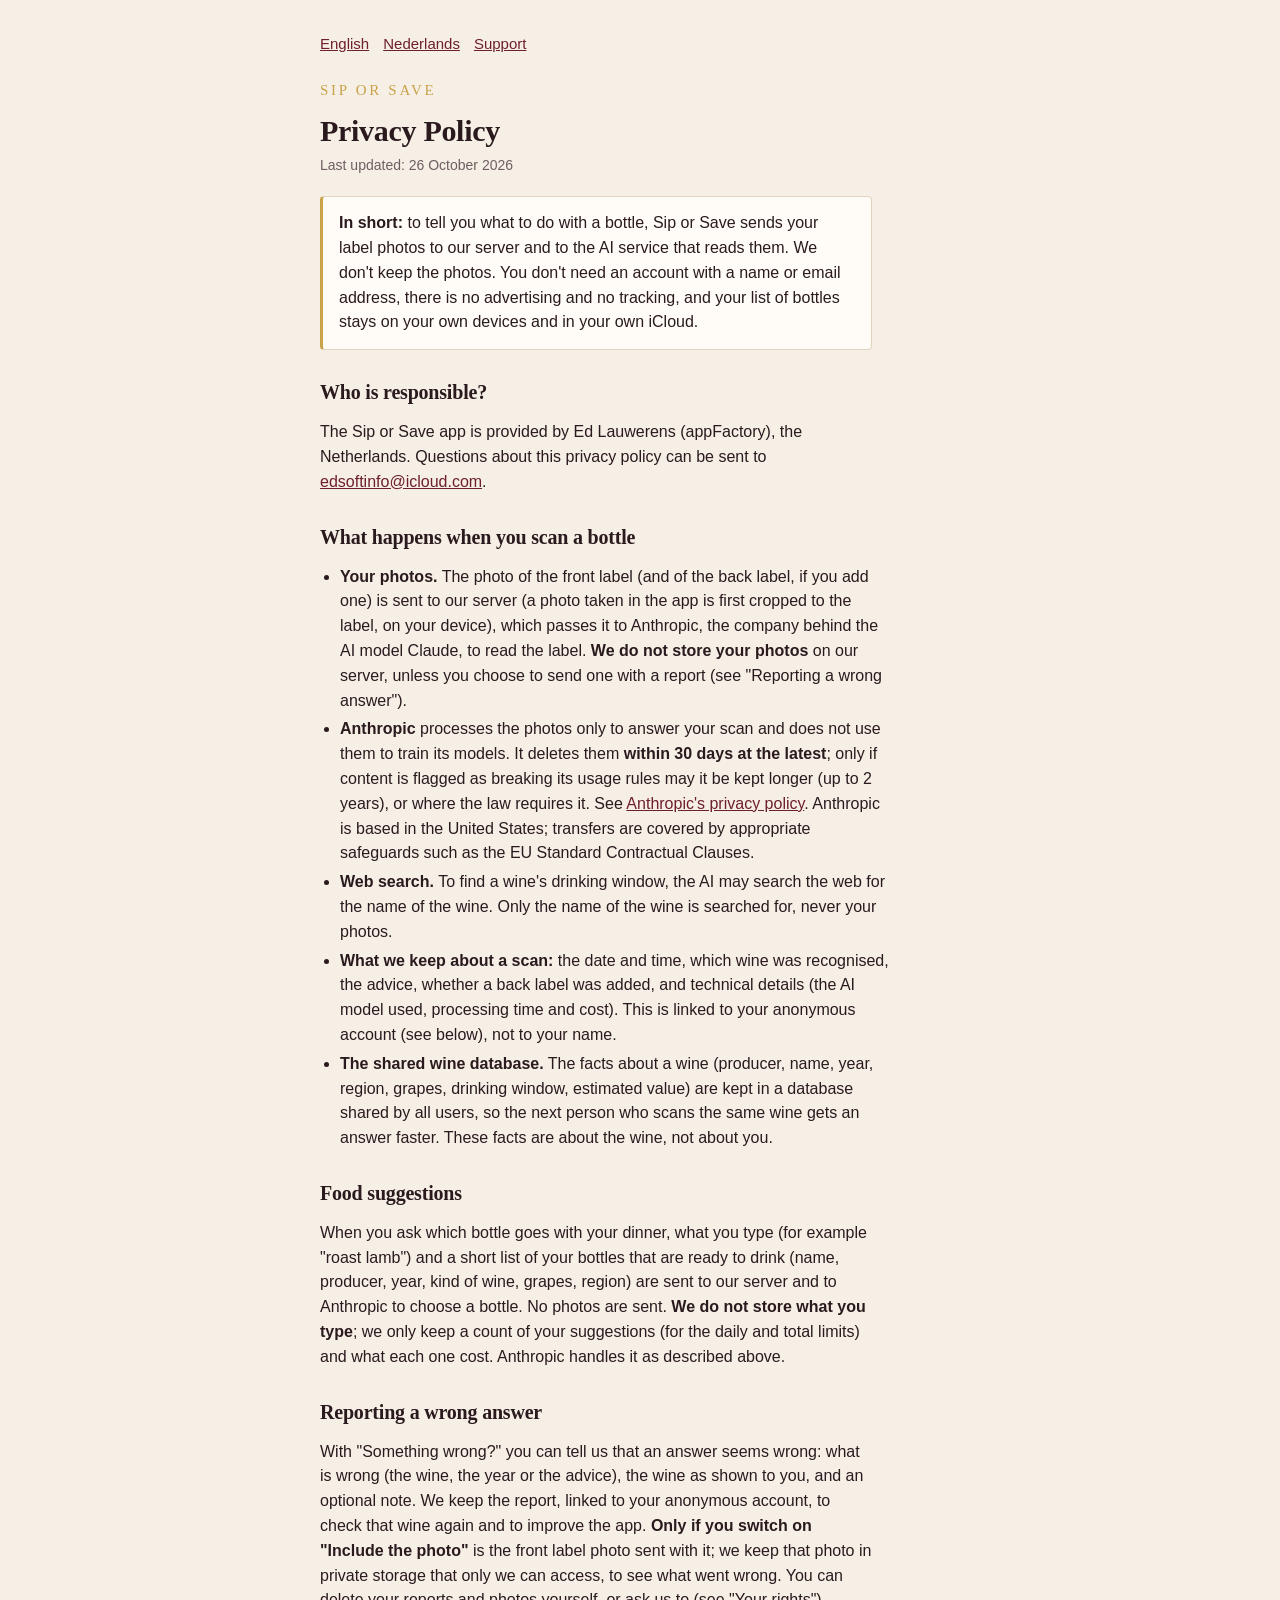
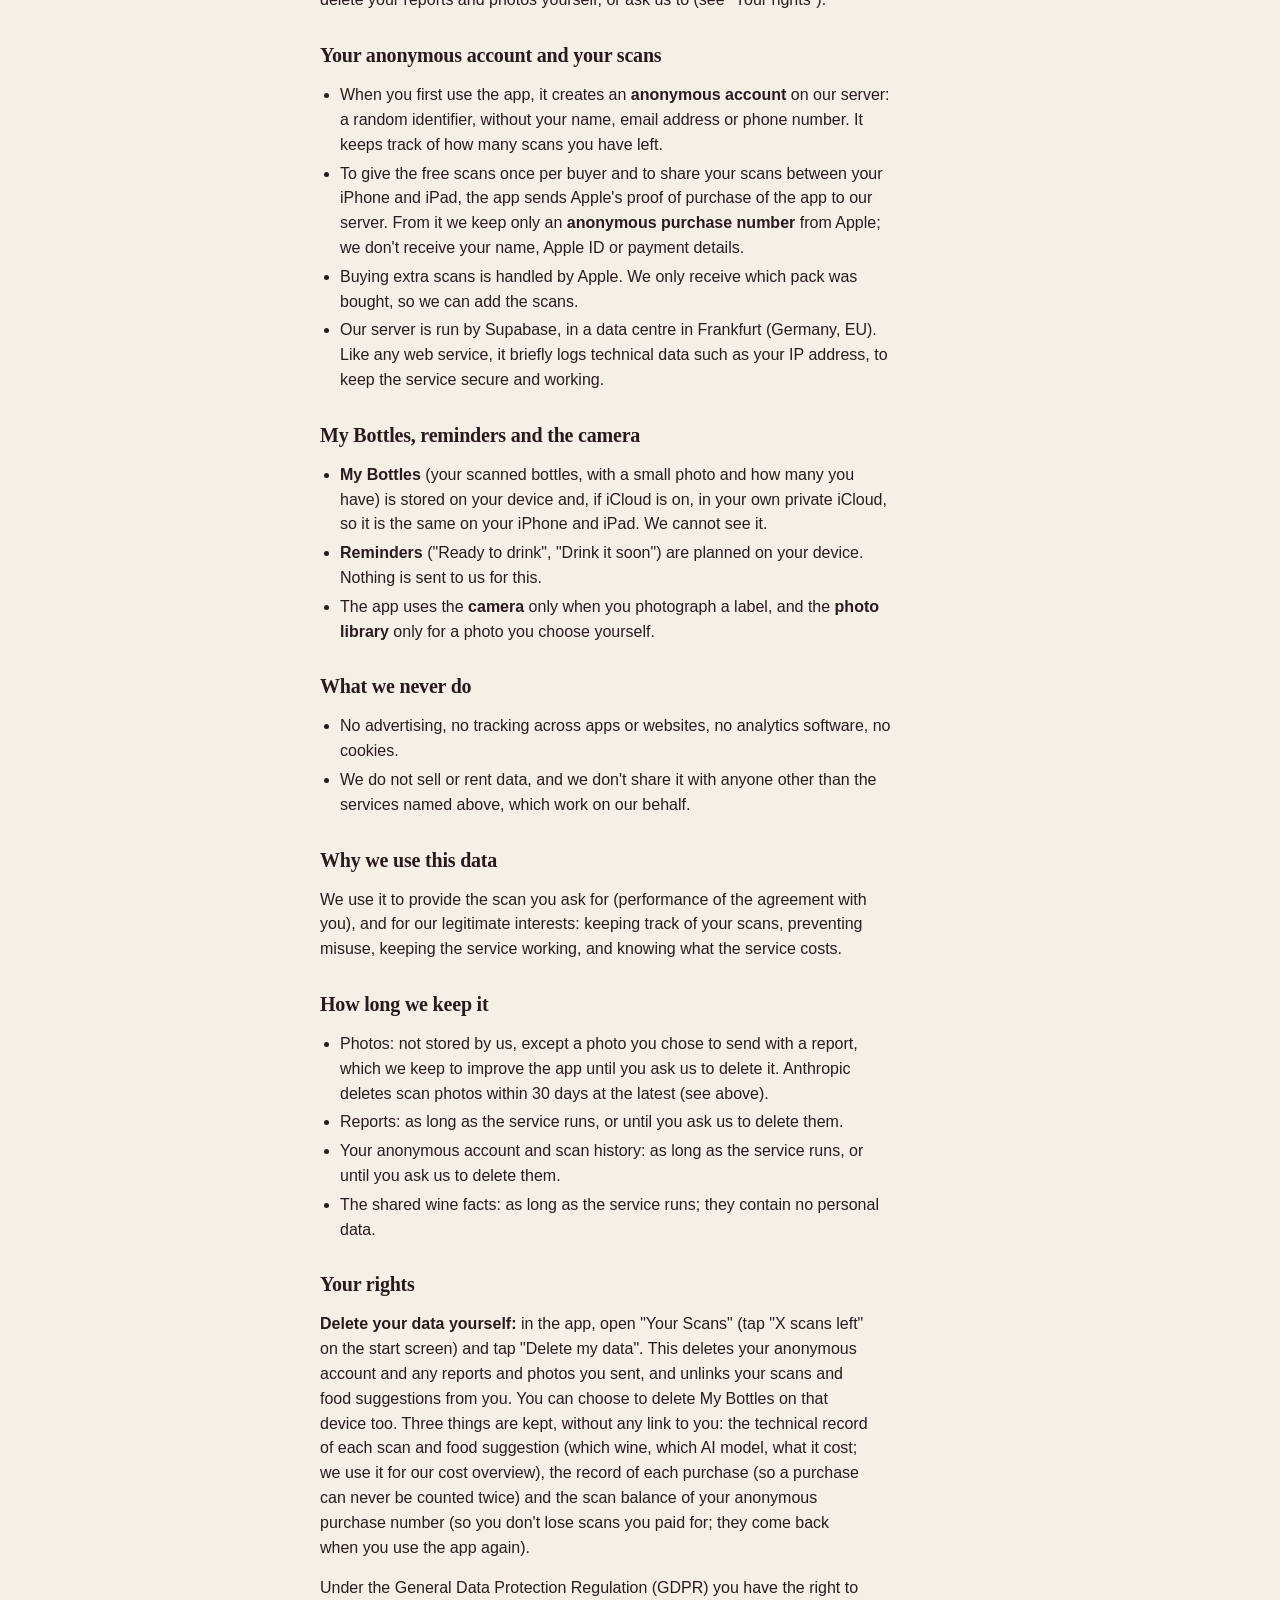
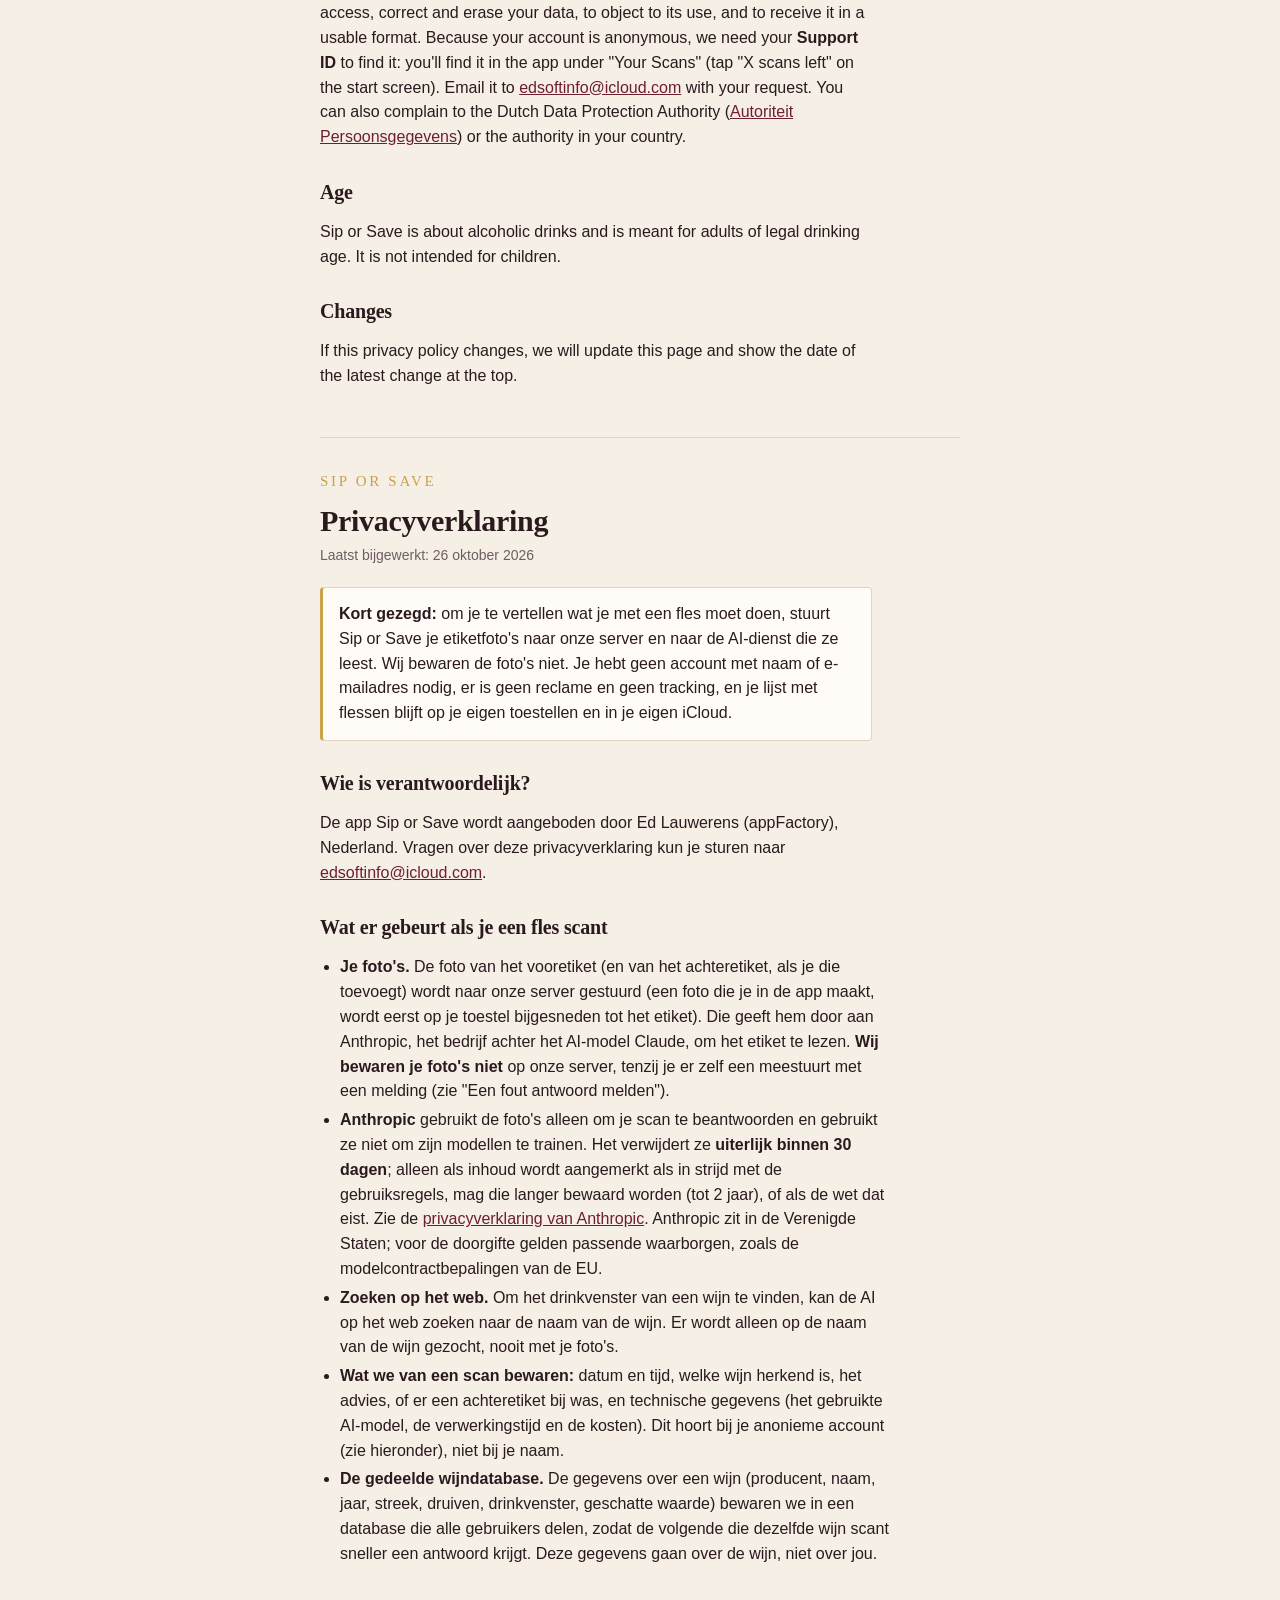
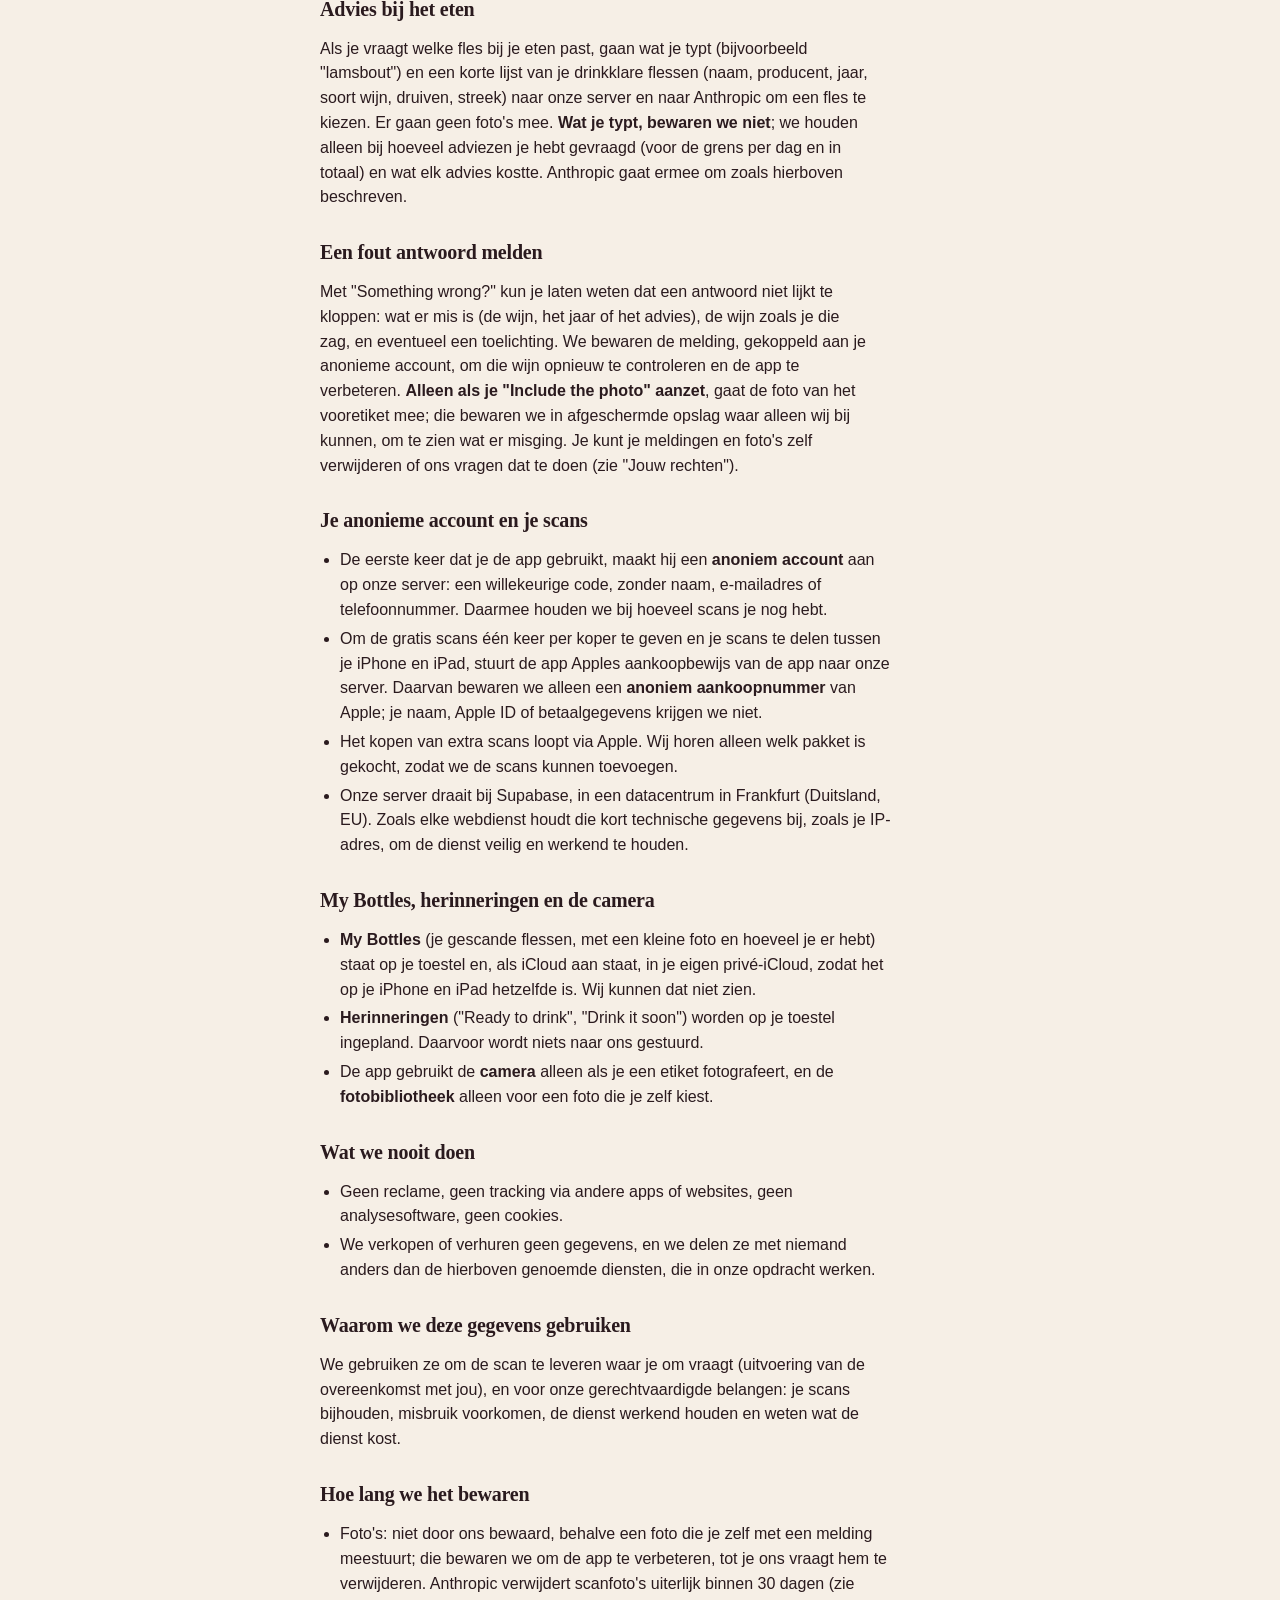
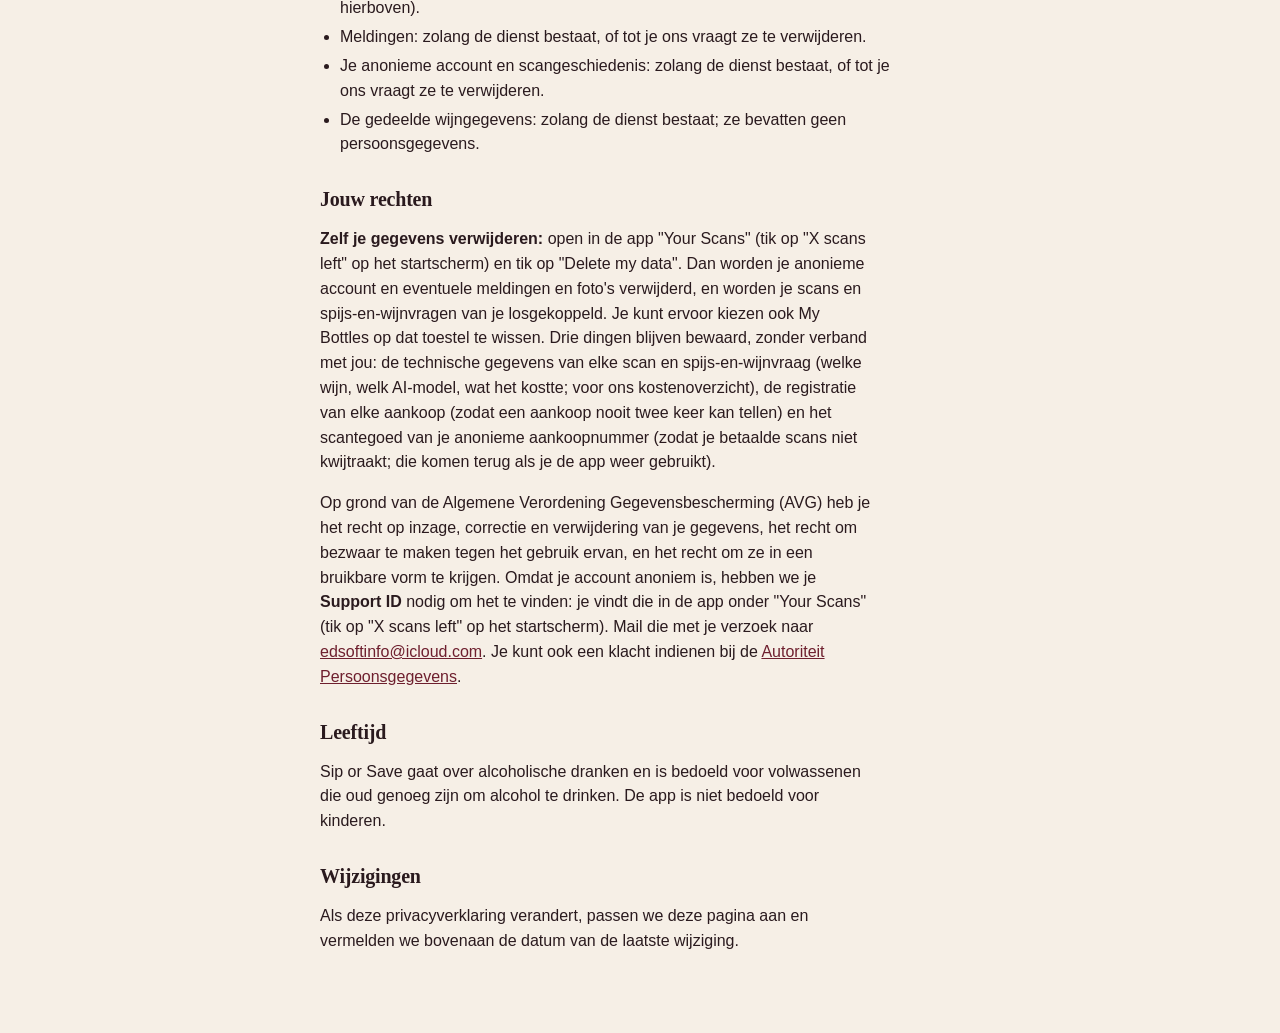
<file: index.html>
<!DOCTYPE html>
<html lang="en">
<head>
<meta charset="utf-8">
<meta name="viewport" content="width=device-width, initial-scale=1">
<title>Privacy Policy Sip or Save</title>
<meta name="description" content="Privacy policy of the Sip or Save app: what happens to your label photos and scans, and what we never do.">
<link rel="stylesheet" href="style.css">
<link rel="icon" type="image/png" href="favicon.png">
<link rel="apple-touch-icon" href="apple-touch-icon.png">
</head>
<body>
<div class="wrap">

<nav class="lang"><a href="#en">English</a><a href="#nl">Nederlands</a><a href="support.html">Support</a></nav>

<!-- ======================= ENGLISH ======================= -->
<section id="en" lang="en">
<p class="brand">Sip or Save</p>
<h1>Privacy Policy</h1>
<p class="meta">Last updated: 26 October 2026</p>

<p class="summary"><strong>In short:</strong> to tell you what to do with a bottle, Sip or Save sends your label photos to our server and to the AI service that reads them. We don't keep the photos. You don't need an account with a name or email address, there is no advertising and no tracking, and your list of bottles stays on your own devices and in your own iCloud.</p>

<h2>Who is responsible?</h2>
<p>The Sip or Save app is provided by Ed Lauwerens (appFactory), the Netherlands. Questions about this privacy policy can be sent to <a href="mailto:edsoftinfo@icloud.com">edsoftinfo@icloud.com</a>.</p>

<h2>What happens when you scan a bottle</h2>
<ul>
  <li><strong>Your photos.</strong> The photo of the front label (and of the back label, if you add one) is sent to our server (a photo taken in the app is first cropped to the label, on your device), which passes it to Anthropic, the company behind the AI model Claude, to read the label. <strong>We do not store your photos</strong> on our server, unless you choose to send one with a report (see "Reporting a wrong answer").</li>
  <li><strong>Anthropic</strong> processes the photos only to answer your scan and does not use them to train its models. It deletes them <strong>within 30 days at the latest</strong>; only if content is flagged as breaking its usage rules may it be kept longer (up to 2 years), or where the law requires it. See <a href="https://www.anthropic.com/legal/privacy">Anthropic's privacy policy</a>. Anthropic is based in the United States; transfers are covered by appropriate safeguards such as the EU Standard Contractual Clauses.</li>
  <li><strong>Web search.</strong> To find a wine's drinking window, the AI may search the web for the name of the wine. Only the name of the wine is searched for, never your photos.</li>
  <li><strong>What we keep about a scan:</strong> the date and time, which wine was recognised, the advice, whether a back label was added, and technical details (the AI model used, processing time and cost). This is linked to your anonymous account (see below), not to your name.</li>
  <li><strong>The shared wine database.</strong> The facts about a wine (producer, name, year, region, grapes, drinking window, estimated value) are kept in a database shared by all users, so the next person who scans the same wine gets an answer faster. These facts are about the wine, not about you.</li>
</ul>

<h2>Food suggestions</h2>
<p>When you ask which bottle goes with your dinner, what you type (for example "roast lamb") and a short list of your bottles that are ready to drink (name, producer, year, kind of wine, grapes, region) are sent to our server and to Anthropic to choose a bottle. No photos are sent. <strong>We do not store what you type</strong>; we only keep a count of your suggestions (for the daily and total limits) and what each one cost. Anthropic handles it as described above.</p>

<h2>Reporting a wrong answer</h2>
<p>With "Something wrong?" you can tell us that an answer seems wrong: what is wrong (the wine, the year or the advice), the wine as shown to you, and an optional note. We keep the report, linked to your anonymous account, to check that wine again and to improve the app. <strong>Only if you switch on "Include the photo"</strong> is the front label photo sent with it; we keep that photo in private storage that only we can access, to see what went wrong. You can delete your reports and photos yourself, or ask us to (see "Your rights").</p>

<h2>Your anonymous account and your scans</h2>
<ul>
  <li>When you first use the app, it creates an <strong>anonymous account</strong> on our server: a random identifier, without your name, email address or phone number. It keeps track of how many scans you have left.</li>
  <li>To give the free scans once per buyer and to share your scans between your iPhone and iPad, the app sends Apple's proof of purchase of the app to our server. From it we keep only an <strong>anonymous purchase number</strong> from Apple; we don't receive your name, Apple ID or payment details.</li>
  <li>Buying extra scans is handled by Apple. We only receive which pack was bought, so we can add the scans.</li>
  <li>Our server is run by Supabase, in a data centre in Frankfurt (Germany, EU). Like any web service, it briefly logs technical data such as your IP address, to keep the service secure and working.</li>
</ul>

<h2>My Bottles, reminders and the camera</h2>
<ul>
  <li><strong>My Bottles</strong> (your scanned bottles, with a small photo and how many you have) is stored on your device and, if iCloud is on, in your own private iCloud, so it is the same on your iPhone and iPad. We cannot see it.</li>
  <li><strong>Reminders</strong> ("Ready to drink", "Drink it soon") are planned on your device. Nothing is sent to us for this.</li>
  <li>The app uses the <strong>camera</strong> only when you photograph a label, and the <strong>photo library</strong> only for a photo you choose yourself.</li>
</ul>

<h2>What we never do</h2>
<ul>
  <li>No advertising, no tracking across apps or websites, no analytics software, no cookies.</li>
  <li>We do not sell or rent data, and we don't share it with anyone other than the services named above, which work on our behalf.</li>
</ul>

<h2>Why we use this data</h2>
<p>We use it to provide the scan you ask for (performance of the agreement with you), and for our legitimate interests: keeping track of your scans, preventing misuse, keeping the service working, and knowing what the service costs.</p>

<h2>How long we keep it</h2>
<ul>
  <li>Photos: not stored by us, except a photo you chose to send with a report, which we keep to improve the app until you ask us to delete it. Anthropic deletes scan photos within 30 days at the latest (see above).</li>
  <li>Reports: as long as the service runs, or until you ask us to delete them.</li>
  <li>Your anonymous account and scan history: as long as the service runs, or until you ask us to delete them.</li>
  <li>The shared wine facts: as long as the service runs; they contain no personal data.</li>
</ul>

<h2>Your rights</h2>
<p><strong>Delete your data yourself:</strong> in the app, open "Your Scans" (tap "X scans left" on the start screen) and tap "Delete my data". This deletes your anonymous account and any reports and photos you sent, and unlinks your scans and food suggestions from you. You can choose to delete My Bottles on that device too. Three things are kept, without any link to you: the technical record of each scan and food suggestion (which wine, which AI model, what it cost; we use it for our cost overview), the record of each purchase (so a purchase can never be counted twice) and the scan balance of your anonymous purchase number (so you don't lose scans you paid for; they come back when you use the app again).</p>
<p>Under the General Data Protection Regulation (GDPR) you have the right to access, correct and erase your data, to object to its use, and to receive it in a usable format. Because your account is anonymous, we need your <strong>Support ID</strong> to find it: you'll find it in the app under "Your Scans" (tap "X scans left" on the start screen). Email it to <a href="mailto:edsoftinfo@icloud.com">edsoftinfo@icloud.com</a> with your request. You can also complain to the Dutch Data Protection Authority (<a href="https://autoriteitpersoonsgegevens.nl">Autoriteit Persoonsgegevens</a>) or the authority in your country.</p>

<h2>Age</h2>
<p>Sip or Save is about alcoholic drinks and is meant for adults of legal drinking age. It is not intended for children.</p>

<h2>Changes</h2>
<p>If this privacy policy changes, we will update this page and show the date of the latest change at the top.</p>
</section>

<hr>

<!-- ======================= NEDERLANDS ======================= -->
<section id="nl" lang="nl">
<p class="brand">Sip or Save</p>
<h1>Privacyverklaring</h1>
<p class="meta">Laatst bijgewerkt: 26 oktober 2026</p>

<p class="summary"><strong>Kort gezegd:</strong> om je te vertellen wat je met een fles moet doen, stuurt Sip or Save je etiketfoto's naar onze server en naar de AI-dienst die ze leest. Wij bewaren de foto's niet. Je hebt geen account met naam of e-mailadres nodig, er is geen reclame en geen tracking, en je lijst met flessen blijft op je eigen toestellen en in je eigen iCloud.</p>

<h2>Wie is verantwoordelijk?</h2>
<p>De app Sip or Save wordt aangeboden door Ed Lauwerens (appFactory), Nederland. Vragen over deze privacyverklaring kun je sturen naar <a href="mailto:edsoftinfo@icloud.com">edsoftinfo@icloud.com</a>.</p>

<h2>Wat er gebeurt als je een fles scant</h2>
<ul>
  <li><strong>Je foto's.</strong> De foto van het vooretiket (en van het achteretiket, als je die toevoegt) wordt naar onze server gestuurd (een foto die je in de app maakt, wordt eerst op je toestel bijgesneden tot het etiket). Die geeft hem door aan Anthropic, het bedrijf achter het AI-model Claude, om het etiket te lezen. <strong>Wij bewaren je foto's niet</strong> op onze server, tenzij je er zelf een meestuurt met een melding (zie "Een fout antwoord melden").</li>
  <li><strong>Anthropic</strong> gebruikt de foto's alleen om je scan te beantwoorden en gebruikt ze niet om zijn modellen te trainen. Het verwijdert ze <strong>uiterlijk binnen 30 dagen</strong>; alleen als inhoud wordt aangemerkt als in strijd met de gebruiksregels, mag die langer bewaard worden (tot 2 jaar), of als de wet dat eist. Zie de <a href="https://www.anthropic.com/legal/privacy">privacyverklaring van Anthropic</a>. Anthropic zit in de Verenigde Staten; voor de doorgifte gelden passende waarborgen, zoals de modelcontractbepalingen van de EU.</li>
  <li><strong>Zoeken op het web.</strong> Om het drinkvenster van een wijn te vinden, kan de AI op het web zoeken naar de naam van de wijn. Er wordt alleen op de naam van de wijn gezocht, nooit met je foto's.</li>
  <li><strong>Wat we van een scan bewaren:</strong> datum en tijd, welke wijn herkend is, het advies, of er een achteretiket bij was, en technische gegevens (het gebruikte AI-model, de verwerkingstijd en de kosten). Dit hoort bij je anonieme account (zie hieronder), niet bij je naam.</li>
  <li><strong>De gedeelde wijndatabase.</strong> De gegevens over een wijn (producent, naam, jaar, streek, druiven, drinkvenster, geschatte waarde) bewaren we in een database die alle gebruikers delen, zodat de volgende die dezelfde wijn scant sneller een antwoord krijgt. Deze gegevens gaan over de wijn, niet over jou.</li>
</ul>

<h2>Advies bij het eten</h2>
<p>Als je vraagt welke fles bij je eten past, gaan wat je typt (bijvoorbeeld "lamsbout") en een korte lijst van je drinkklare flessen (naam, producent, jaar, soort wijn, druiven, streek) naar onze server en naar Anthropic om een fles te kiezen. Er gaan geen foto's mee. <strong>Wat je typt, bewaren we niet</strong>; we houden alleen bij hoeveel adviezen je hebt gevraagd (voor de grens per dag en in totaal) en wat elk advies kostte. Anthropic gaat ermee om zoals hierboven beschreven.</p>

<h2>Een fout antwoord melden</h2>
<p>Met "Something wrong?" kun je laten weten dat een antwoord niet lijkt te kloppen: wat er mis is (de wijn, het jaar of het advies), de wijn zoals je die zag, en eventueel een toelichting. We bewaren de melding, gekoppeld aan je anonieme account, om die wijn opnieuw te controleren en de app te verbeteren. <strong>Alleen als je "Include the photo" aanzet</strong>, gaat de foto van het vooretiket mee; die bewaren we in afgeschermde opslag waar alleen wij bij kunnen, om te zien wat er misging. Je kunt je meldingen en foto's zelf verwijderen of ons vragen dat te doen (zie "Jouw rechten").</p>

<h2>Je anonieme account en je scans</h2>
<ul>
  <li>De eerste keer dat je de app gebruikt, maakt hij een <strong>anoniem account</strong> aan op onze server: een willekeurige code, zonder naam, e-mailadres of telefoonnummer. Daarmee houden we bij hoeveel scans je nog hebt.</li>
  <li>Om de gratis scans één keer per koper te geven en je scans te delen tussen je iPhone en iPad, stuurt de app Apples aankoopbewijs van de app naar onze server. Daarvan bewaren we alleen een <strong>anoniem aankoopnummer</strong> van Apple; je naam, Apple ID of betaalgegevens krijgen we niet.</li>
  <li>Het kopen van extra scans loopt via Apple. Wij horen alleen welk pakket is gekocht, zodat we de scans kunnen toevoegen.</li>
  <li>Onze server draait bij Supabase, in een datacentrum in Frankfurt (Duitsland, EU). Zoals elke webdienst houdt die kort technische gegevens bij, zoals je IP-adres, om de dienst veilig en werkend te houden.</li>
</ul>

<h2>My Bottles, herinneringen en de camera</h2>
<ul>
  <li><strong>My Bottles</strong> (je gescande flessen, met een kleine foto en hoeveel je er hebt) staat op je toestel en, als iCloud aan staat, in je eigen privé-iCloud, zodat het op je iPhone en iPad hetzelfde is. Wij kunnen dat niet zien.</li>
  <li><strong>Herinneringen</strong> ("Ready to drink", "Drink it soon") worden op je toestel ingepland. Daarvoor wordt niets naar ons gestuurd.</li>
  <li>De app gebruikt de <strong>camera</strong> alleen als je een etiket fotografeert, en de <strong>fotobibliotheek</strong> alleen voor een foto die je zelf kiest.</li>
</ul>

<h2>Wat we nooit doen</h2>
<ul>
  <li>Geen reclame, geen tracking via andere apps of websites, geen analysesoftware, geen cookies.</li>
  <li>We verkopen of verhuren geen gegevens, en we delen ze met niemand anders dan de hierboven genoemde diensten, die in onze opdracht werken.</li>
</ul>

<h2>Waarom we deze gegevens gebruiken</h2>
<p>We gebruiken ze om de scan te leveren waar je om vraagt (uitvoering van de overeenkomst met jou), en voor onze gerechtvaardigde belangen: je scans bijhouden, misbruik voorkomen, de dienst werkend houden en weten wat de dienst kost.</p>

<h2>Hoe lang we het bewaren</h2>
<ul>
  <li>Foto's: niet door ons bewaard, behalve een foto die je zelf met een melding meestuurt; die bewaren we om de app te verbeteren, tot je ons vraagt hem te verwijderen. Anthropic verwijdert scanfoto's uiterlijk binnen 30 dagen (zie hierboven).</li>
  <li>Meldingen: zolang de dienst bestaat, of tot je ons vraagt ze te verwijderen.</li>
  <li>Je anonieme account en scangeschiedenis: zolang de dienst bestaat, of tot je ons vraagt ze te verwijderen.</li>
  <li>De gedeelde wijngegevens: zolang de dienst bestaat; ze bevatten geen persoonsgegevens.</li>
</ul>

<h2>Jouw rechten</h2>
<p><strong>Zelf je gegevens verwijderen:</strong> open in de app "Your Scans" (tik op "X scans left" op het startscherm) en tik op "Delete my data". Dan worden je anonieme account en eventuele meldingen en foto's verwijderd, en worden je scans en spijs-en-wijnvragen van je losgekoppeld. Je kunt ervoor kiezen ook My Bottles op dat toestel te wissen. Drie dingen blijven bewaard, zonder verband met jou: de technische gegevens van elke scan en spijs-en-wijnvraag (welke wijn, welk AI-model, wat het kostte; voor ons kostenoverzicht), de registratie van elke aankoop (zodat een aankoop nooit twee keer kan tellen) en het scantegoed van je anonieme aankoopnummer (zodat je betaalde scans niet kwijtraakt; die komen terug als je de app weer gebruikt).</p>
<p>Op grond van de Algemene Verordening Gegevensbescherming (AVG) heb je het recht op inzage, correctie en verwijdering van je gegevens, het recht om bezwaar te maken tegen het gebruik ervan, en het recht om ze in een bruikbare vorm te krijgen. Omdat je account anoniem is, hebben we je <strong>Support ID</strong> nodig om het te vinden: je vindt die in de app onder "Your Scans" (tik op "X scans left" op het startscherm). Mail die met je verzoek naar <a href="mailto:edsoftinfo@icloud.com">edsoftinfo@icloud.com</a>. Je kunt ook een klacht indienen bij de <a href="https://autoriteitpersoonsgegevens.nl">Autoriteit Persoonsgegevens</a>.</p>

<h2>Leeftijd</h2>
<p>Sip or Save gaat over alcoholische dranken en is bedoeld voor volwassenen die oud genoeg zijn om alcohol te drinken. De app is niet bedoeld voor kinderen.</p>

<h2>Wijzigingen</h2>
<p>Als deze privacyverklaring verandert, passen we deze pagina aan en vermelden we bovenaan de datum van de laatste wijziging.</p>
</section>

</div>
</body>
</html>
</file>
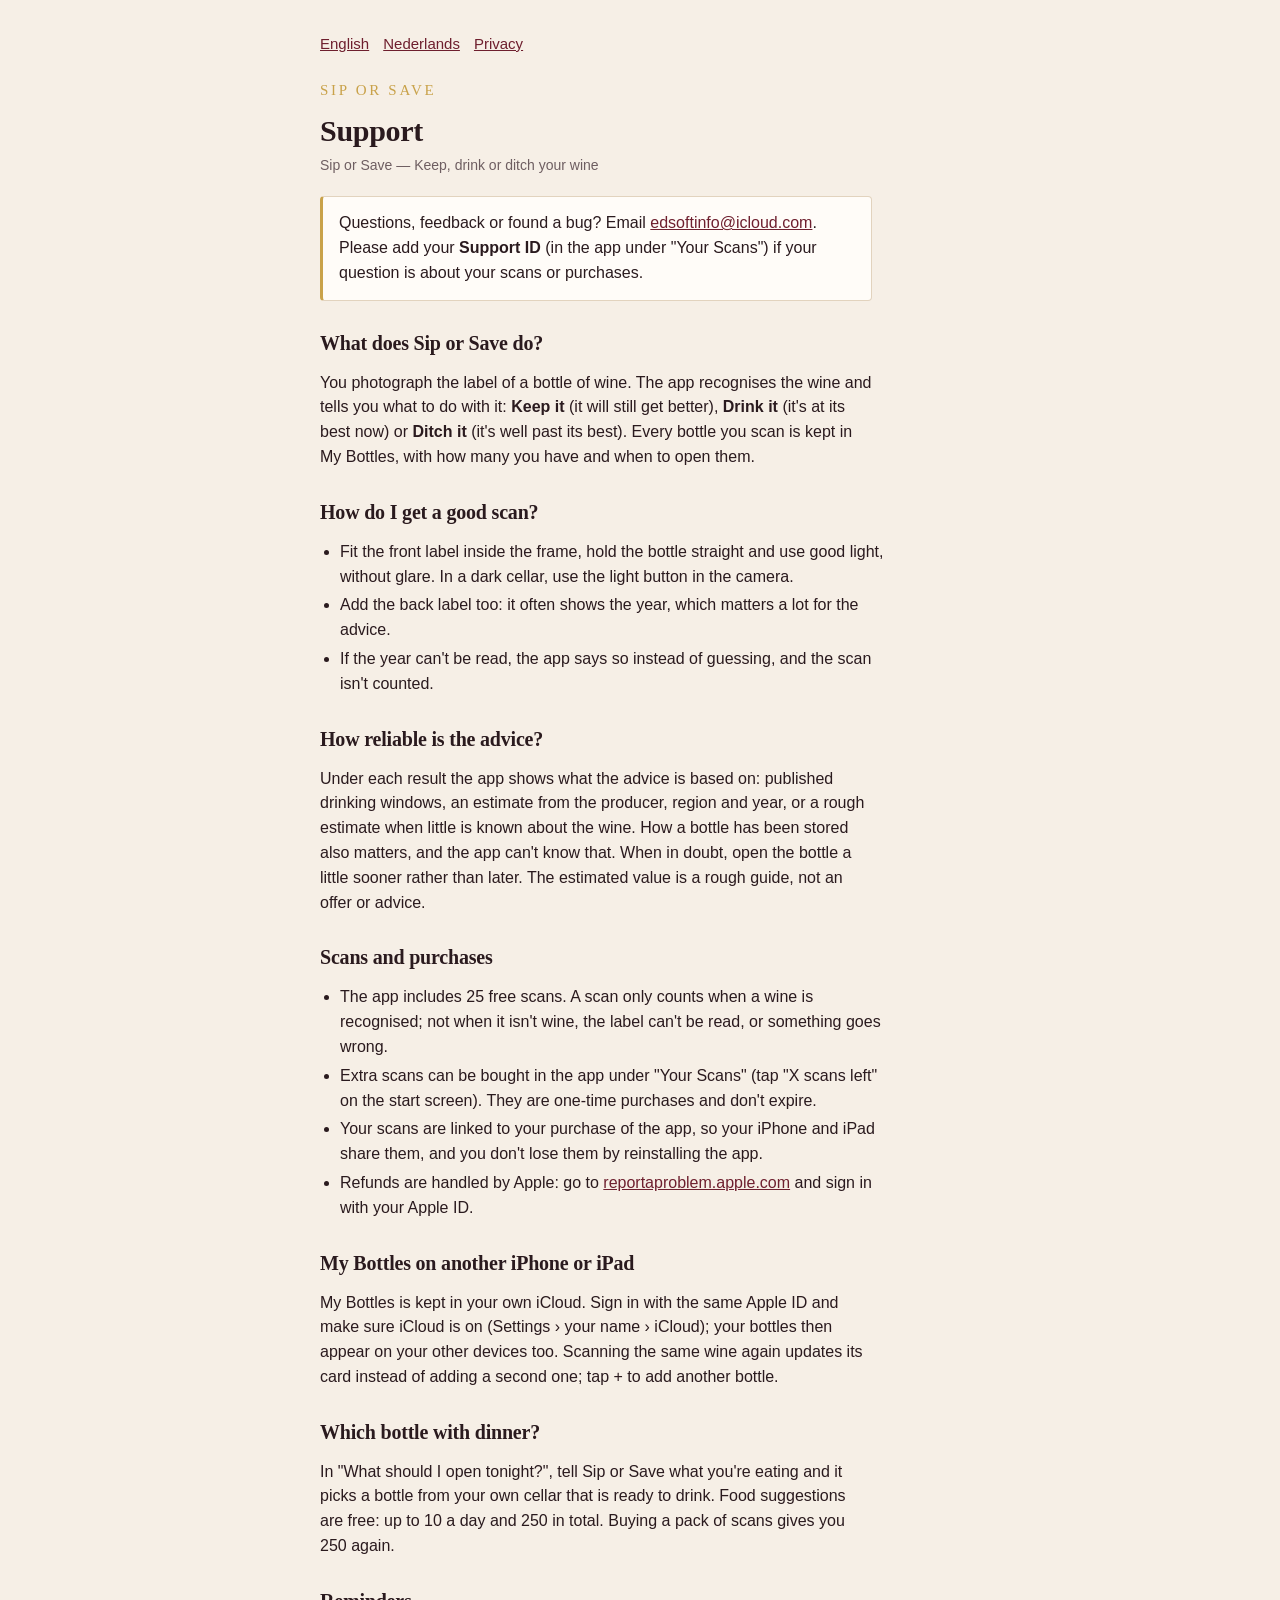
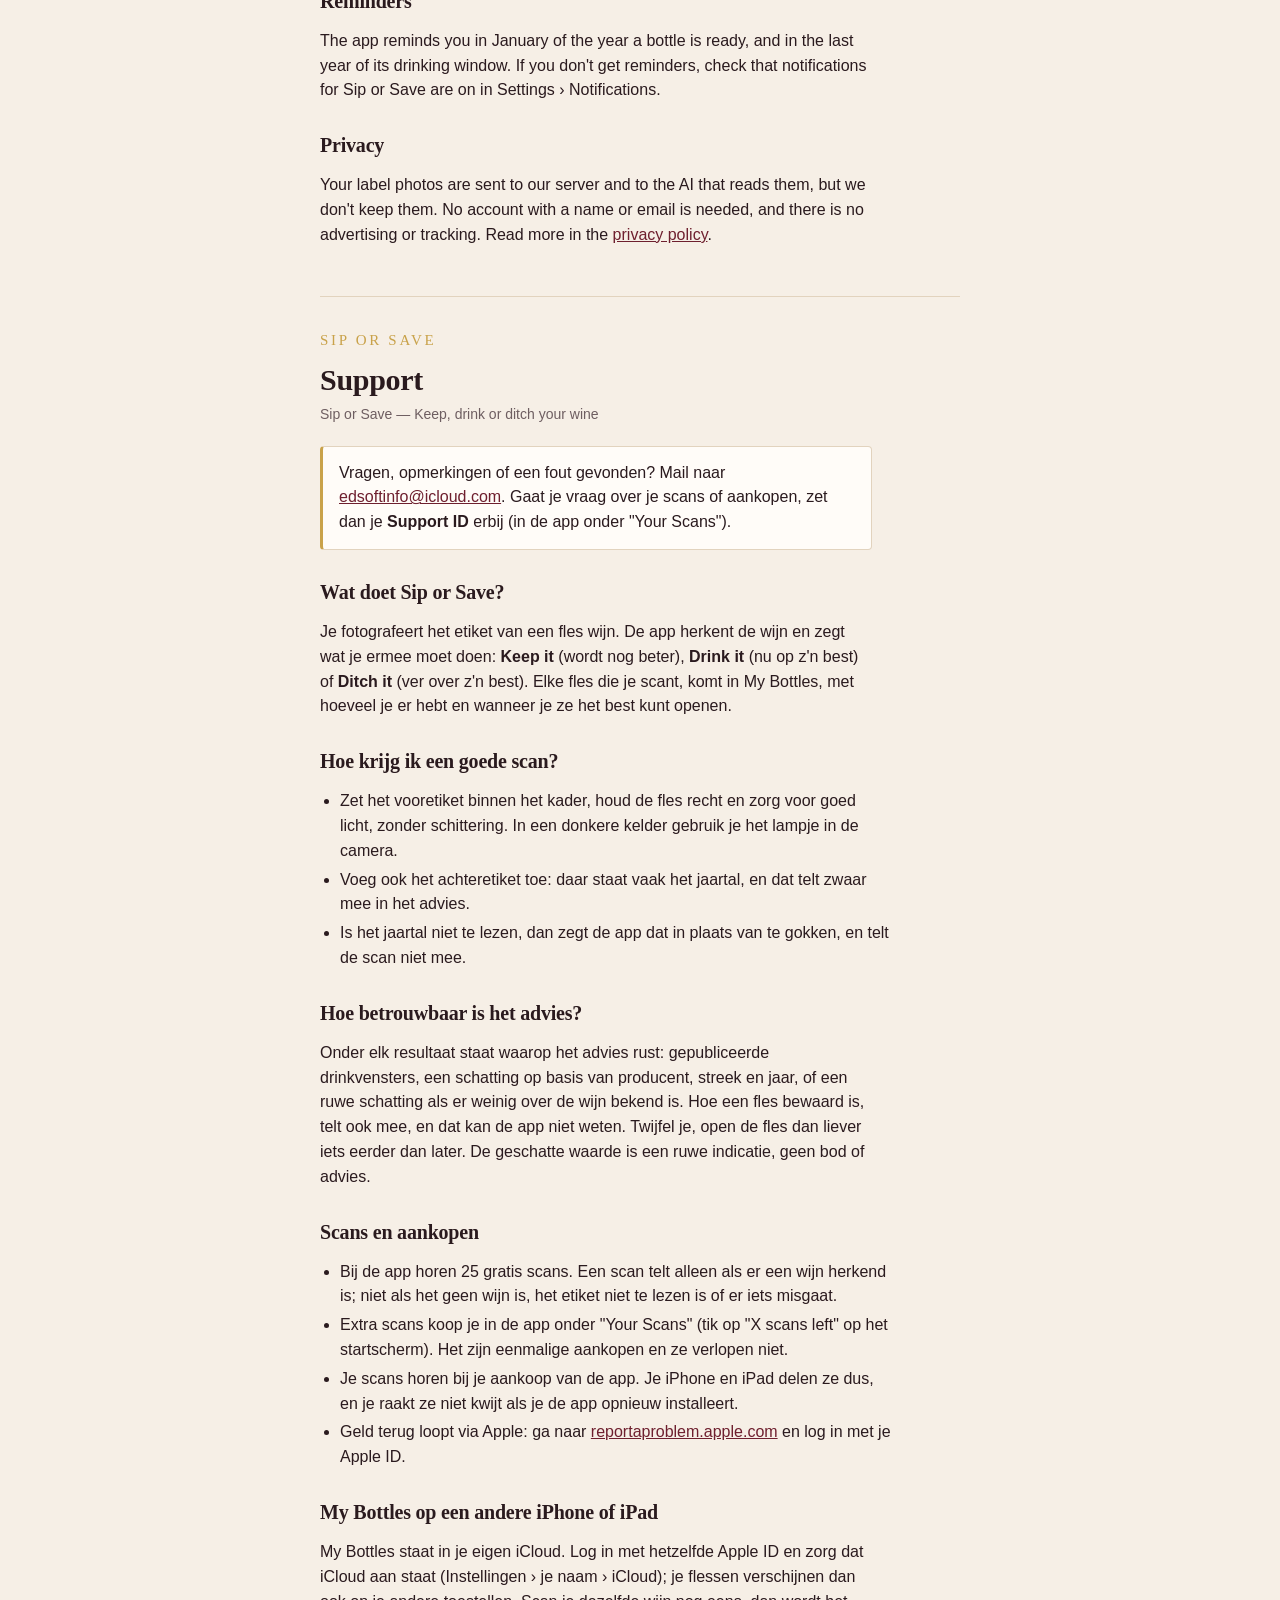
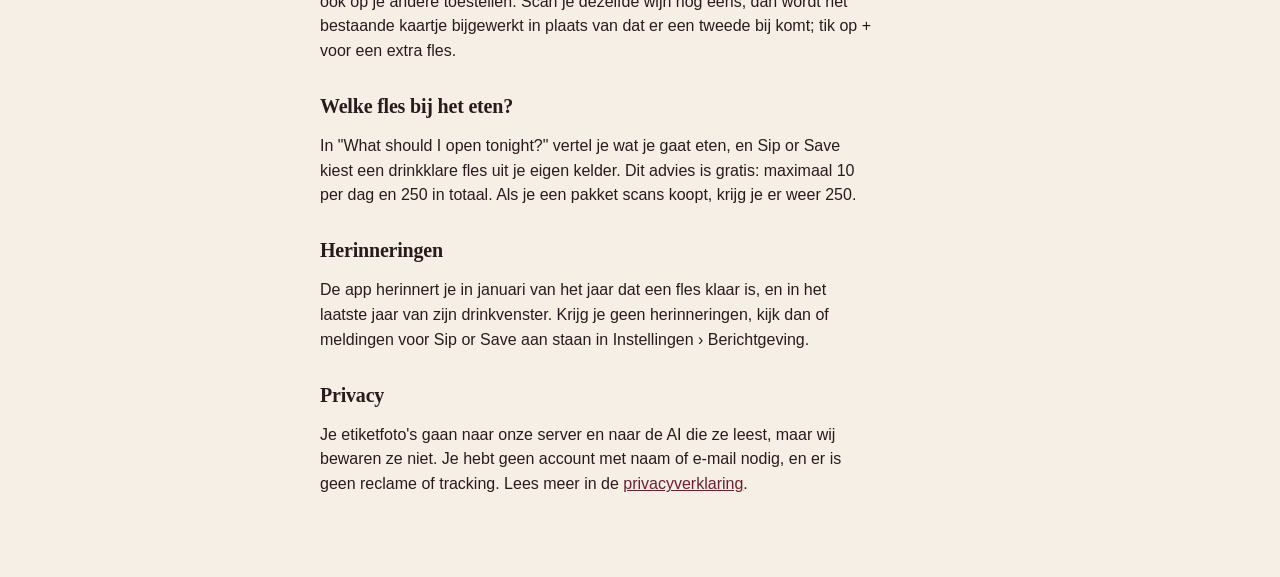
<file: support.html>
<!DOCTYPE html>
<html lang="en">
<head>
<meta charset="utf-8">
<meta name="viewport" content="width=device-width, initial-scale=1">
<title>Sip or Save Support</title>
<meta name="description" content="Help with Sip or Save: scanning a label, the advice, scans and purchases, My Bottles, and how to contact us.">
<link rel="stylesheet" href="style.css">
<link rel="icon" type="image/png" href="favicon.png">
<link rel="apple-touch-icon" href="apple-touch-icon.png">
</head>
<body>
<div class="wrap">

<nav class="lang"><a href="#en">English</a><a href="#nl">Nederlands</a><a href="./">Privacy</a></nav>

<!-- ======================= ENGLISH ======================= -->
<section id="en" lang="en">
<p class="brand">Sip or Save</p>
<h1>Support</h1>
<p class="meta">Sip or Save — Keep, drink or ditch your wine</p>

<p class="summary">Questions, feedback or found a bug? Email <a href="mailto:edsoftinfo@icloud.com">edsoftinfo@icloud.com</a>. Please add your <strong>Support ID</strong> (in the app under "Your Scans") if your question is about your scans or purchases.</p>

<h2>What does Sip or Save do?</h2>
<p>You photograph the label of a bottle of wine. The app recognises the wine and tells you what to do with it: <strong>Keep it</strong> (it will still get better), <strong>Drink it</strong> (it's at its best now) or <strong>Ditch it</strong> (it's well past its best). Every bottle you scan is kept in My Bottles, with how many you have and when to open them.</p>

<h2>How do I get a good scan?</h2>
<ul>
  <li>Fit the front label inside the frame, hold the bottle straight and use good light, without glare. In a dark cellar, use the light button in the camera.</li>
  <li>Add the back label too: it often shows the year, which matters a lot for the advice.</li>
  <li>If the year can't be read, the app says so instead of guessing, and the scan isn't counted.</li>
</ul>

<h2>How reliable is the advice?</h2>
<p>Under each result the app shows what the advice is based on: published drinking windows, an estimate from the producer, region and year, or a rough estimate when little is known about the wine. How a bottle has been stored also matters, and the app can't know that. When in doubt, open the bottle a little sooner rather than later. The estimated value is a rough guide, not an offer or advice.</p>

<h2>Scans and purchases</h2>
<ul>
  <li>The app includes 25 free scans. A scan only counts when a wine is recognised; not when it isn't wine, the label can't be read, or something goes wrong.</li>
  <li>Extra scans can be bought in the app under "Your Scans" (tap "X scans left" on the start screen). They are one-time purchases and don't expire.</li>
  <li>Your scans are linked to your purchase of the app, so your iPhone and iPad share them, and you don't lose them by reinstalling the app.</li>
  <li>Refunds are handled by Apple: go to <a href="https://reportaproblem.apple.com">reportaproblem.apple.com</a> and sign in with your Apple ID.</li>
</ul>

<h2>My Bottles on another iPhone or iPad</h2>
<p>My Bottles is kept in your own iCloud. Sign in with the same Apple ID and make sure iCloud is on (Settings › your name › iCloud); your bottles then appear on your other devices too. Scanning the same wine again updates its card instead of adding a second one; tap + to add another bottle.</p>

<h2>Which bottle with dinner?</h2>
<p>In "What should I open tonight?", tell Sip or Save what you're eating and it picks a bottle from your own cellar that is ready to drink. Food suggestions are free: up to 10 a day and 250 in total. Buying a pack of scans gives you 250 again.</p>

<h2>Reminders</h2>
<p>The app reminds you in January of the year a bottle is ready, and in the last year of its drinking window. If you don't get reminders, check that notifications for Sip or Save are on in Settings › Notifications.</p>

<h2>Privacy</h2>
<p>Your label photos are sent to our server and to the AI that reads them, but we don't keep them. No account with a name or email is needed, and there is no advertising or tracking. Read more in the <a href="./">privacy policy</a>.</p>
</section>

<hr>

<!-- ======================= NEDERLANDS ======================= -->
<section id="nl" lang="nl">
<p class="brand">Sip or Save</p>
<h1>Support</h1>
<p class="meta">Sip or Save — Keep, drink or ditch your wine</p>

<p class="summary">Vragen, opmerkingen of een fout gevonden? Mail naar <a href="mailto:edsoftinfo@icloud.com">edsoftinfo@icloud.com</a>. Gaat je vraag over je scans of aankopen, zet dan je <strong>Support ID</strong> erbij (in de app onder "Your Scans").</p>

<h2>Wat doet Sip or Save?</h2>
<p>Je fotografeert het etiket van een fles wijn. De app herkent de wijn en zegt wat je ermee moet doen: <strong>Keep it</strong> (wordt nog beter), <strong>Drink it</strong> (nu op z'n best) of <strong>Ditch it</strong> (ver over z'n best). Elke fles die je scant, komt in My Bottles, met hoeveel je er hebt en wanneer je ze het best kunt openen.</p>

<h2>Hoe krijg ik een goede scan?</h2>
<ul>
  <li>Zet het vooretiket binnen het kader, houd de fles recht en zorg voor goed licht, zonder schittering. In een donkere kelder gebruik je het lampje in de camera.</li>
  <li>Voeg ook het achteretiket toe: daar staat vaak het jaartal, en dat telt zwaar mee in het advies.</li>
  <li>Is het jaartal niet te lezen, dan zegt de app dat in plaats van te gokken, en telt de scan niet mee.</li>
</ul>

<h2>Hoe betrouwbaar is het advies?</h2>
<p>Onder elk resultaat staat waarop het advies rust: gepubliceerde drinkvensters, een schatting op basis van producent, streek en jaar, of een ruwe schatting als er weinig over de wijn bekend is. Hoe een fles bewaard is, telt ook mee, en dat kan de app niet weten. Twijfel je, open de fles dan liever iets eerder dan later. De geschatte waarde is een ruwe indicatie, geen bod of advies.</p>

<h2>Scans en aankopen</h2>
<ul>
  <li>Bij de app horen 25 gratis scans. Een scan telt alleen als er een wijn herkend is; niet als het geen wijn is, het etiket niet te lezen is of er iets misgaat.</li>
  <li>Extra scans koop je in de app onder "Your Scans" (tik op "X scans left" op het startscherm). Het zijn eenmalige aankopen en ze verlopen niet.</li>
  <li>Je scans horen bij je aankoop van de app. Je iPhone en iPad delen ze dus, en je raakt ze niet kwijt als je de app opnieuw installeert.</li>
  <li>Geld terug loopt via Apple: ga naar <a href="https://reportaproblem.apple.com">reportaproblem.apple.com</a> en log in met je Apple ID.</li>
</ul>

<h2>My Bottles op een andere iPhone of iPad</h2>
<p>My Bottles staat in je eigen iCloud. Log in met hetzelfde Apple ID en zorg dat iCloud aan staat (Instellingen › je naam › iCloud); je flessen verschijnen dan ook op je andere toestellen. Scan je dezelfde wijn nog eens, dan wordt het bestaande kaartje bijgewerkt in plaats van dat er een tweede bij komt; tik op + voor een extra fles.</p>

<h2>Welke fles bij het eten?</h2>
<p>In "What should I open tonight?" vertel je wat je gaat eten, en Sip or Save kiest een drinkklare fles uit je eigen kelder. Dit advies is gratis: maximaal 10 per dag en 250 in totaal. Als je een pakket scans koopt, krijg je er weer 250.</p>

<h2>Herinneringen</h2>
<p>De app herinnert je in januari van het jaar dat een fles klaar is, en in het laatste jaar van zijn drinkvenster. Krijg je geen herinneringen, kijk dan of meldingen voor Sip or Save aan staan in Instellingen › Berichtgeving.</p>

<h2>Privacy</h2>
<p>Je etiketfoto's gaan naar onze server en naar de AI die ze leest, maar wij bewaren ze niet. Je hebt geen account met naam of e-mail nodig, en er is geen reclame of tracking. Lees meer in de <a href="./">privacyverklaring</a>.</p>
</section>

</div>
</body>
</html>
</file>
<file: style.css>
/* Sip or Save: paper, wine red and gold. Deliberately without external fonts, scripts, cookies or analytics. */
:root{--paper:#F6EFE6;--surface:#FFFCF8;--ink:#2A1A1E;--muted:#6E5E61;--line:#E2D3BE;--wine:#6E1F2E;--gold:#C9A24A}
@media (prefers-color-scheme:dark){
  :root{--paper:#3B1F27;--surface:#4A2932;--ink:#F3E6D8;--muted:#CDB9B0;--line:#6A4550;--wine:#F0A9B6;--gold:#D9B865}
}
*{box-sizing:border-box}
html,body{margin:0;background:var(--paper);color:var(--ink)}
body{font-family:-apple-system,BlinkMacSystemFont,"Helvetica Neue",Roboto,Arial,sans-serif;font-size:16px;line-height:1.55}
.wrap{max-width:680px;margin:0 auto;padding:32px 20px 64px}
h1,h2{font-family:Georgia,"Noto Serif",serif;font-weight:700;letter-spacing:-.01em;line-height:1.2}
h1{font-size:30px;margin:0 0 6px}
h2{font-size:20px;margin:30px 0 8px}
p,li{max-width:62ch}
.brand{font-family:Georgia,"Noto Serif",serif;font-size:15px;letter-spacing:.18em;text-transform:uppercase;color:var(--gold);margin:0 0 10px}
.meta{color:var(--muted);font-size:14px;margin:0 0 20px}
.summary{background:var(--surface);border:1px solid var(--line);border-left:3px solid var(--gold);border-radius:4px;padding:14px 16px;margin:0 0 8px}
.lang{display:flex;flex-wrap:wrap;gap:14px;margin:0 0 24px;font-size:15px}
a{color:var(--wine)}
ul{padding-left:20px}
li{margin:4px 0}
table{border-collapse:collapse;width:100%;font-size:15px;margin:8px 0}
th,td{text-align:left;vertical-align:top;padding:8px 10px;border-bottom:1px solid var(--line)}
th{font-weight:600}
hr{border:0;border-top:1px solid var(--line);margin:48px 0 32px}
</file>
